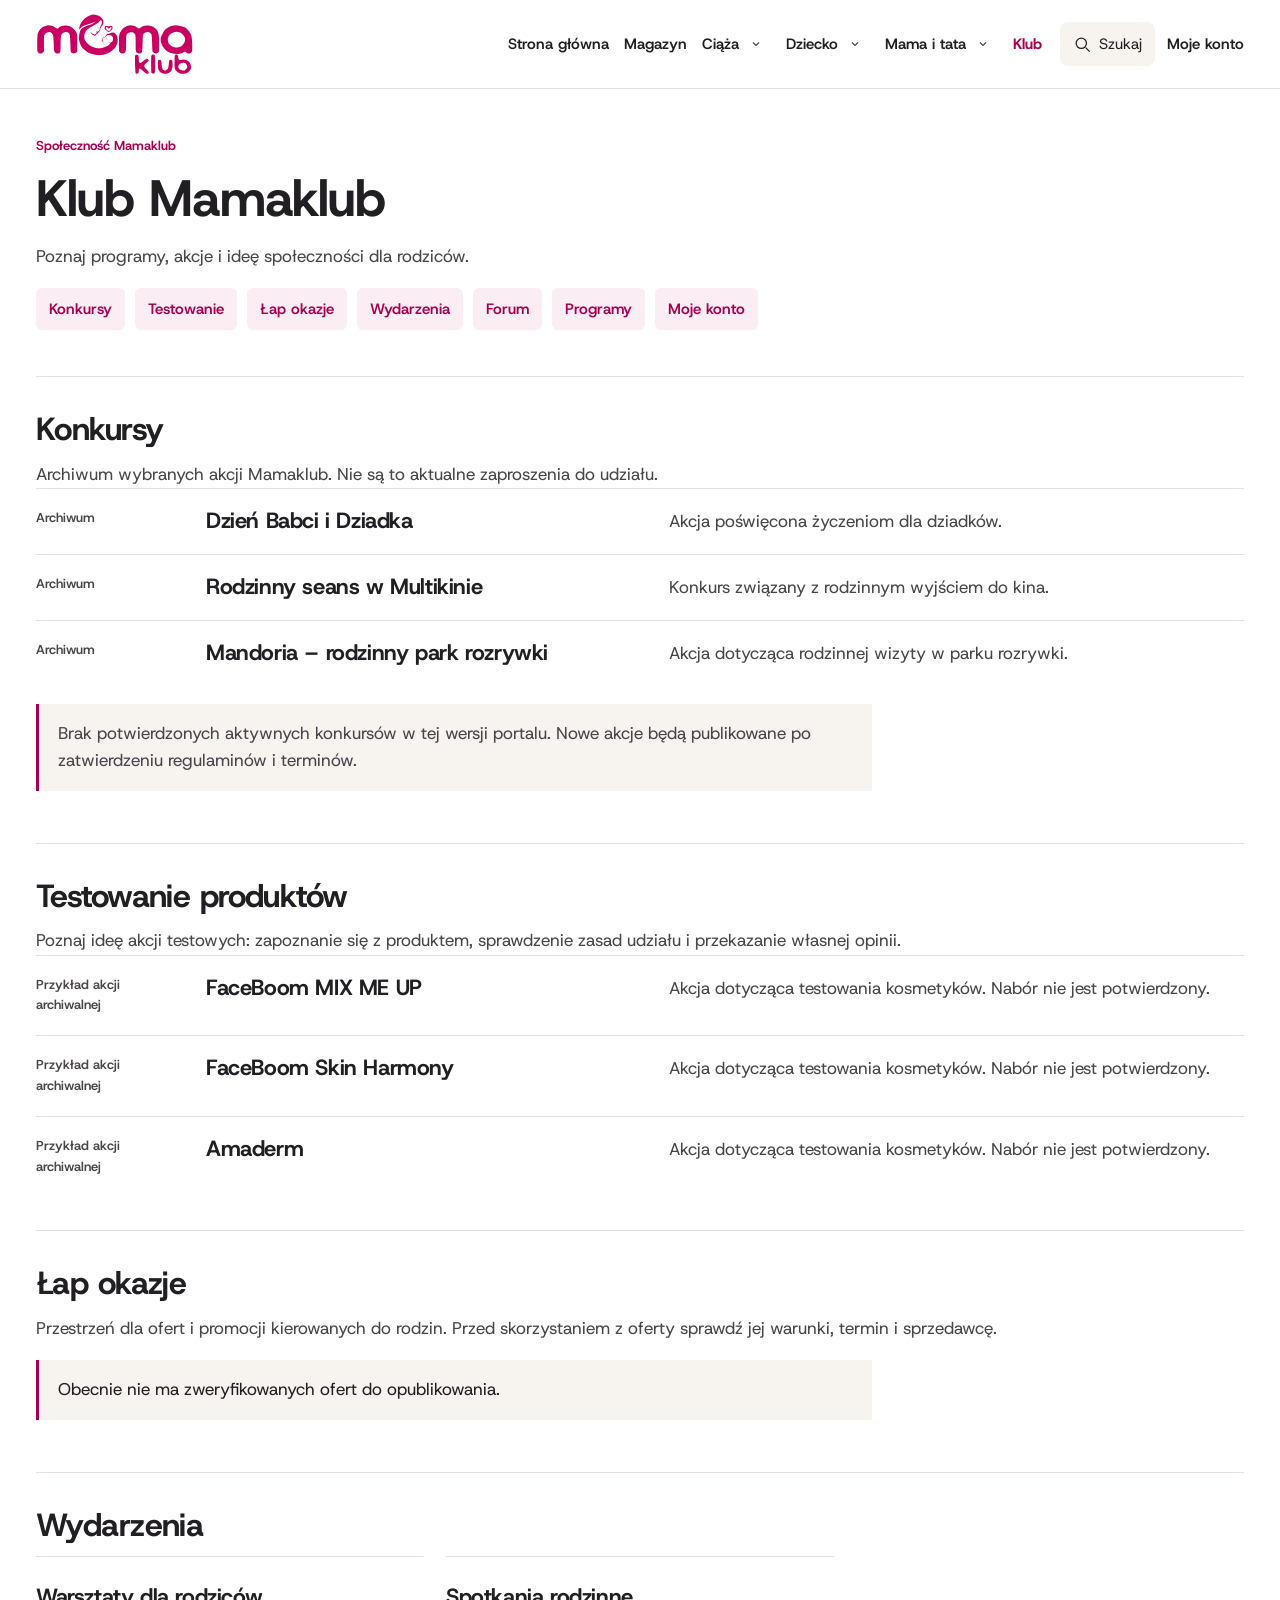
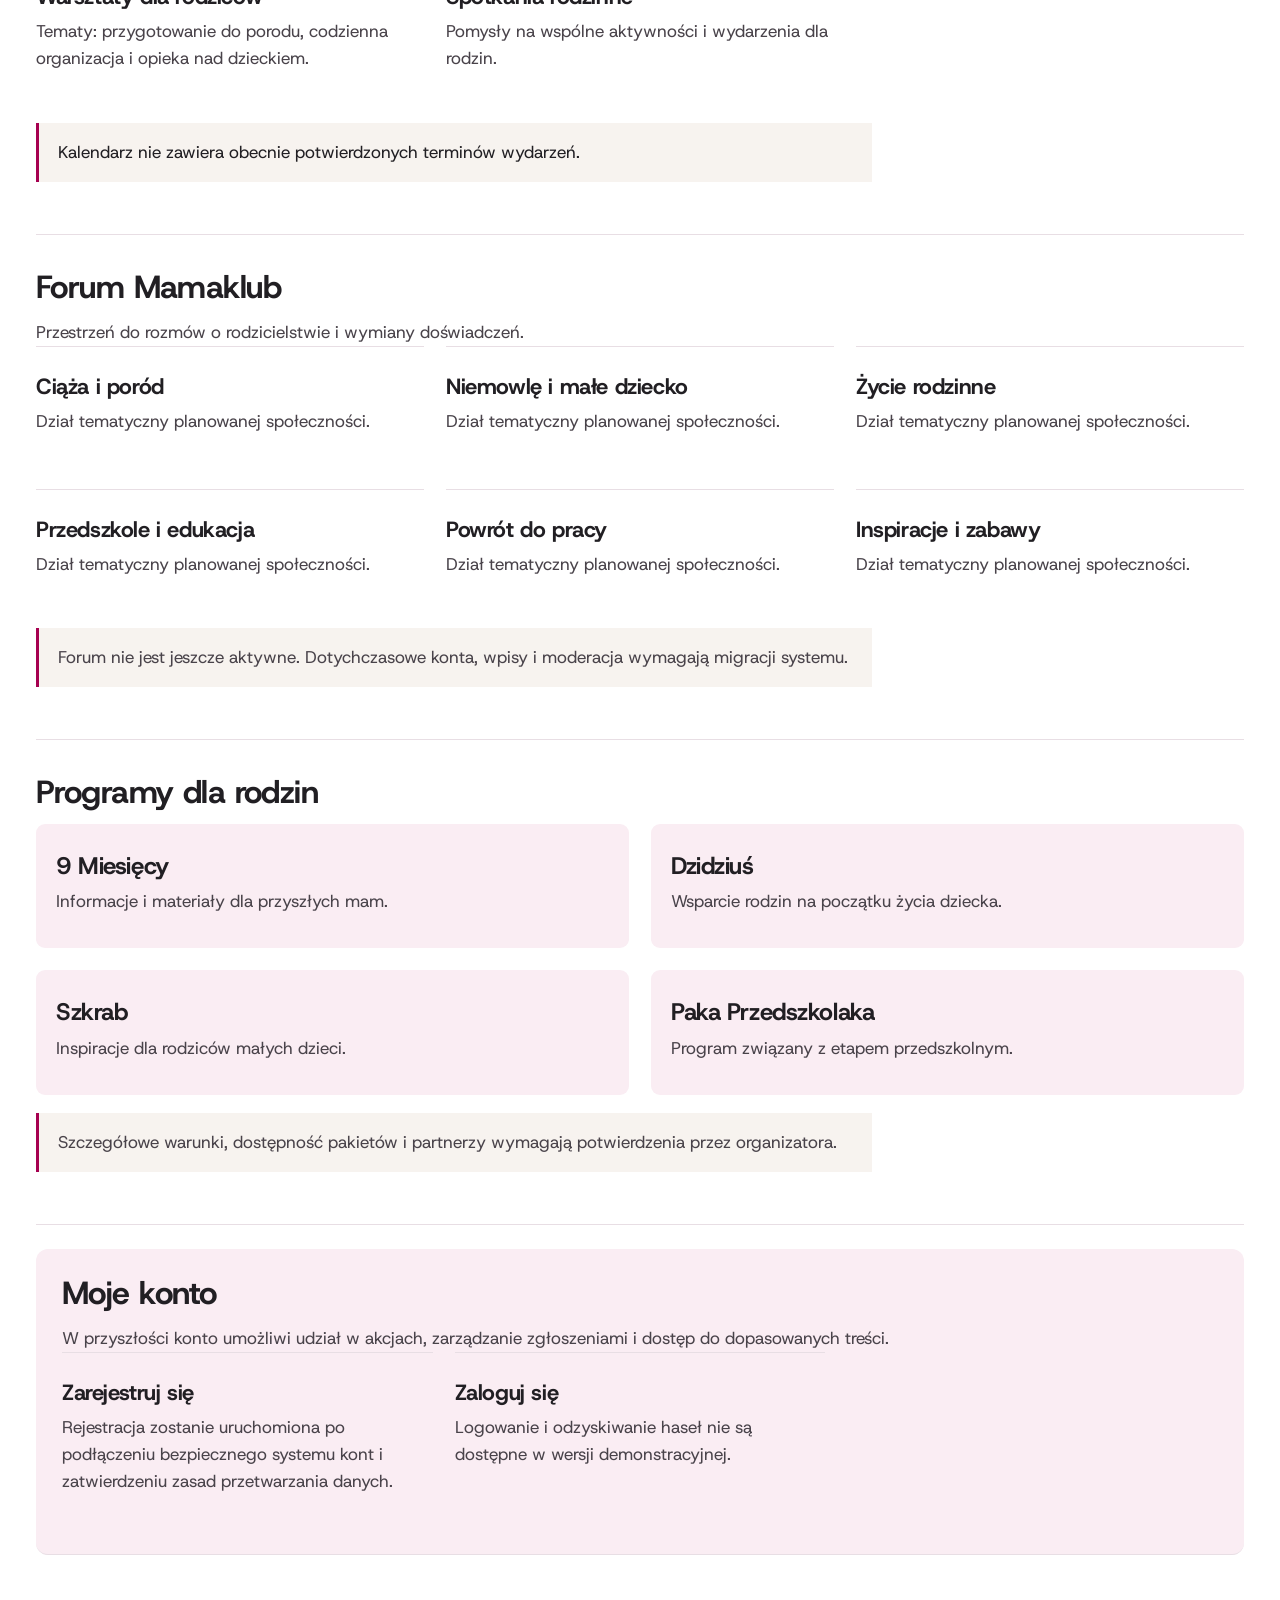
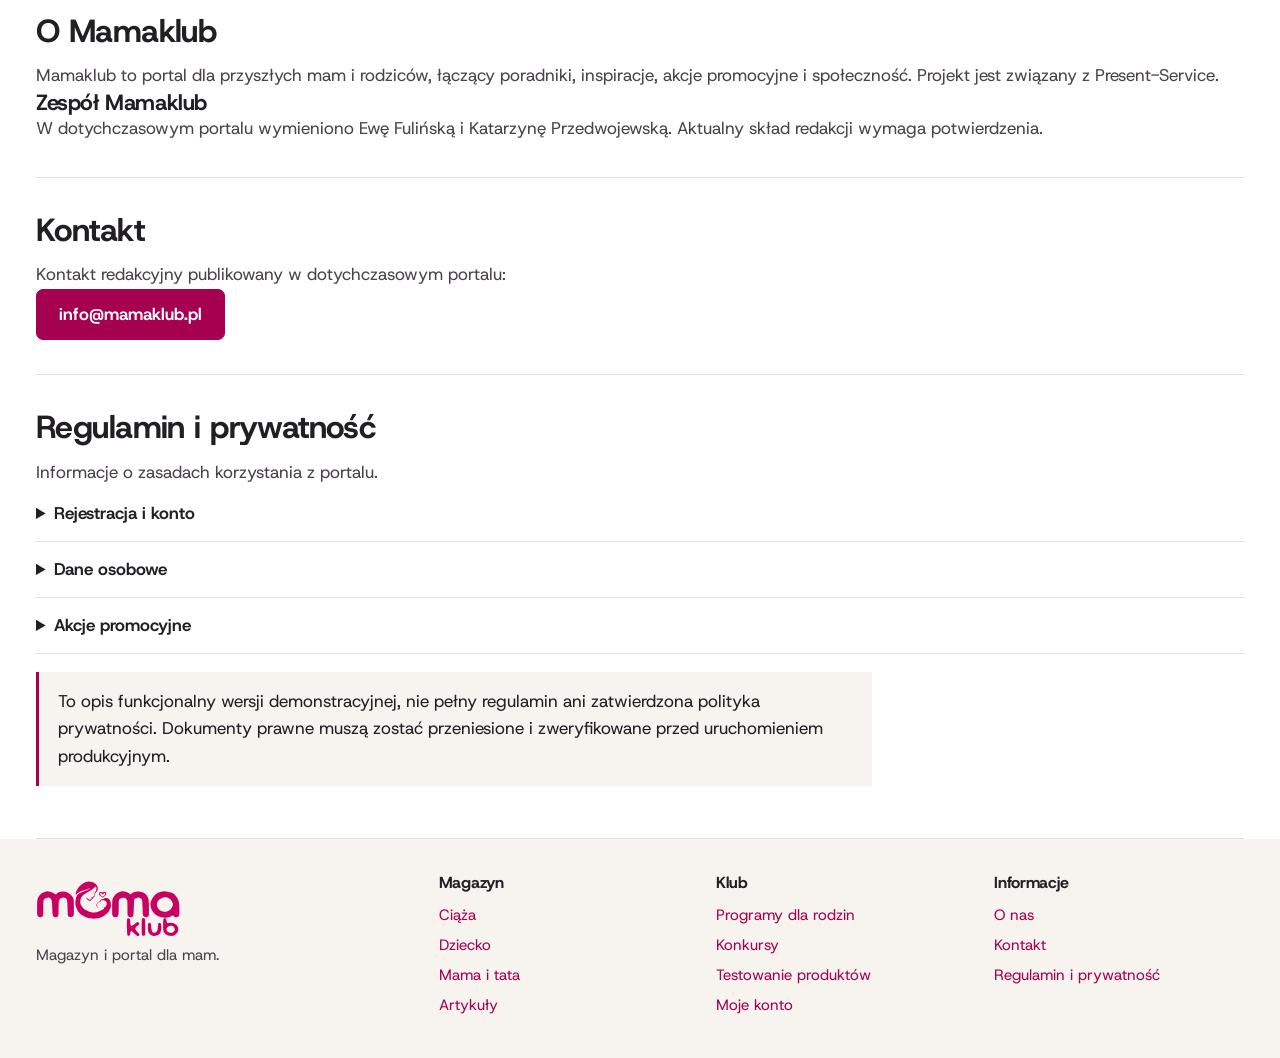
<file: klub.html>
<!doctype html><html lang="pl"><head><meta charset="utf-8"><meta name="viewport" content="width=device-width,initial-scale=1"><title>Klub i korzyści – Mamaklub</title><link rel="icon" href="assets/favicon.svg"><link rel="stylesheet" href="assets/site.css?v=approved8"><meta name="description" content="Programy rodzinne, konkursy, testowanie produktów i informacje o klubie Mamaklub."><meta property="og:type" content="website"><meta property="og:locale" content="pl_PL"><meta property="og:site_name" content="Mamaklub"><meta name="robots" content="noindex,follow"><link rel="stylesheet" href="https://fonts.googleapis.com/css2?family=Host+Grotesk:wght@400;500;600;700;800&amp;family=Manrope:wght@400;500;600;700&amp;display=swap"></head><body><a class="skip" href="#main">Przejdź do treści</a><header class="site-head"><div class="wrap mast"><a class="brand" href="index.html"><img src="assets/logo.svg" alt="Mama Klub – strona główna" width="164" height="64"></a><span class="brand-caption">Magazyn i portal dla mam</span><div class="mast-actions"><button type="button" class="search-open" data-search-open><svg viewBox="0 0 24 24" fill="none" stroke="currentColor" stroke-width="1.6" aria-hidden="true"><circle cx="10.5" cy="10.5" r="6.5"/><path d="m16 16 5 5"/></svg>Szukaj</button><a class="mast-account" href="klub.html#konto">Moje konto</a></div><button class="menu" type="button" aria-expanded="false" aria-controls="site-nav">Menu</button><nav class="site-nav" id="site-nav" aria-label="Menu główne"><a href="index.html">Strona główna</a><a href="magazyn.html">Magazyn</a><div class="nav-group"><a href="poradniki.html#ciaza">Ciąża</a><button class="nav-toggle" type="button" aria-label="Rozwiń: Ciąża" aria-expanded="false"><svg width="12" height="12" viewBox="0 0 16 16" fill="none" aria-hidden="true"><path d="m4 6 4 4 4-4" stroke="currentColor" stroke-width="1.6"/></svg></button><div class="nav-sub" hidden><a href="poradniki.html#ciaza">Trymestry i poród</a><a href="poradniki.html#kalendarz">Kalendarz ciąży</a><a href="poradniki.html#imiona">Księga imion</a><a href="magazyn.html#wyprawka">Wyprawka do szpitala</a></div></div><div class="nav-group"><a href="poradniki.html#dziecko">Dziecko</a><button class="nav-toggle" type="button" aria-label="Rozwiń: Dziecko" aria-expanded="false"><svg width="12" height="12" viewBox="0 0 16 16" fill="none" aria-hidden="true"><path d="m4 6 4 4 4-4" stroke="currentColor" stroke-width="1.6"/></svg></button><div class="nav-sub" hidden><a href="poradniki.html#niemowle">Niemowlę</a><a href="poradniki.html#male-dziecko">Małe dziecko</a><a href="poradniki.html#przedszkolak">Przedszkolak</a><a href="poradniki.html#zabawy">Gry i zabawy</a></div></div><div class="nav-group"><a href="poradniki.html#rodzina">Mama i tata</a><button class="nav-toggle" type="button" aria-label="Rozwiń: Mama i tata" aria-expanded="false"><svg width="12" height="12" viewBox="0 0 16 16" fill="none" aria-hidden="true"><path d="m4 6 4 4 4-4" stroke="currentColor" stroke-width="1.6"/></svg></button><div class="nav-sub" hidden><a href="poradniki.html#rodzina">Życie rodzinne</a><a href="poradniki.html#praca">Mama w pracy</a><a href="poradniki.html#inspiracje">Inspiracje</a></div></div><a href="klub.html" aria-current="page">Klub</a><a class="account" href="klub.html#konto">Moje konto</a></nav></div></header><main id="main" class="wrap club-page"><div class="subhero"><span class="eyebrow">Społeczność Mamaklub</span><h1>Klub Mamaklub</h1><p>Poznaj programy, akcje i ideę społeczności dla rodziców.</p><div class="jump"><a href="#konkursy">Konkursy</a><a href="#testowanie">Testowanie</a><a href="#okazje">Łap okazje</a><a href="#wydarzenia">Wydarzenia</a><a href="#forum">Forum</a><a href="#programy">Programy</a><a href="#konto">Moje konto</a></div></div><section id="konkursy"><h2>Konkursy</h2><p>Archiwum wybranych akcji Mamaklub. Nie są to aktualne zaproszenia do udziału.</p><div class="grid"><article class="tile"><span class="status">Archiwum</span><h3>Dzień Babci i Dziadka</h3><p>Akcja poświęcona życzeniom dla dziadków.</p></article><article class="tile"><span class="status">Archiwum</span><h3>Rodzinny seans w Multikinie</h3><p>Konkurs związany z rodzinnym wyjściem do kina.</p></article><article class="tile"><span class="status">Archiwum</span><h3>Mandoria – rodzinny park rozrywki</h3><p>Akcja dotycząca rodzinnej wizyty w parku rozrywki.</p></article></div><p class="note">Brak potwierdzonych aktywnych konkursów w tej wersji portalu. Nowe akcje będą publikowane po zatwierdzeniu regulaminów i terminów.</p></section><section id="testowanie"><h2>Testowanie produktów</h2><p>Poznaj ideę akcji testowych: zapoznanie się z produktem, sprawdzenie zasad udziału i przekazanie własnej opinii.</p><div class="grid"><article class="tile"><span class="status">Przykład akcji archiwalnej</span><h3>FaceBoom MIX ME UP</h3><p>Akcja dotycząca testowania kosmetyków. Nabór nie jest potwierdzony.</p></article><article class="tile"><span class="status">Przykład akcji archiwalnej</span><h3>FaceBoom Skin Harmony</h3><p>Akcja dotycząca testowania kosmetyków. Nabór nie jest potwierdzony.</p></article><article class="tile"><span class="status">Przykład akcji archiwalnej</span><h3>Amaderm</h3><p>Akcja dotycząca testowania kosmetyków. Nabór nie jest potwierdzony.</p></article></div></section><section id="okazje"><h2>Łap okazje</h2><p>Przestrzeń dla ofert i promocji kierowanych do rodzin. Przed skorzystaniem z oferty sprawdź jej warunki, termin i sprzedawcę.</p><div class="note">Obecnie nie ma zweryfikowanych ofert do opublikowania.</div></section><section id="wydarzenia"><h2>Wydarzenia</h2><div class="grid"><article class="tile"><h3>Warsztaty dla rodziców</h3><p>Tematy: przygotowanie do porodu, codzienna organizacja i opieka nad dzieckiem.</p></article><article class="tile"><h3>Spotkania rodzinne</h3><p>Pomysły na wspólne aktywności i wydarzenia dla rodzin.</p></article></div><div class="note">Kalendarz nie zawiera obecnie potwierdzonych terminów wydarzeń.</div></section><section id="forum"><h2>Forum Mamaklub</h2><p>Przestrzeń do rozmów o rodzicielstwie i wymiany doświadczeń.</p><div class="grid"><article class="tile"><h3>Ciąża i poród</h3><p>Dział tematyczny planowanej społeczności.</p></article><article class="tile"><h3>Niemowlę i małe dziecko</h3><p>Dział tematyczny planowanej społeczności.</p></article><article class="tile"><h3>Życie rodzinne</h3><p>Dział tematyczny planowanej społeczności.</p></article><article class="tile"><h3>Przedszkole i edukacja</h3><p>Dział tematyczny planowanej społeczności.</p></article><article class="tile"><h3>Powrót do pracy</h3><p>Dział tematyczny planowanej społeczności.</p></article><article class="tile"><h3>Inspiracje i zabawy</h3><p>Dział tematyczny planowanej społeczności.</p></article></div><p class="note">Forum nie jest jeszcze aktywne. Dotychczasowe konta, wpisy i moderacja wymagają migracji systemu.</p></section><section id="programy"><h2>Programy dla rodzin</h2><div class="grid"><article class="tile"><h3>9 Miesięcy</h3><p>Informacje i materiały dla przyszłych mam.</p></article><article class="tile"><h3>Dzidziuś</h3><p>Wsparcie rodzin na początku życia dziecka.</p></article><article class="tile"><h3>Szkrab</h3><p>Inspiracje dla rodziców małych dzieci.</p></article><article class="tile"><h3>Paka Przedszkolaka</h3><p>Program związany z etapem przedszkolnym.</p></article></div><p class="note">Szczegółowe warunki, dostępność pakietów i partnerzy wymagają potwierdzenia przez organizatora.</p></section><section id="konto"><h2>Moje konto</h2><p>W przyszłości konto umożliwi udział w akcjach, zarządzanie zgłoszeniami i dostęp do dopasowanych treści.</p><div class="grid"><article class="tile"><h3>Zarejestruj się</h3><p>Rejestracja zostanie uruchomiona po podłączeniu bezpiecznego systemu kont i zatwierdzeniu zasad przetwarzania danych.</p></article><article class="tile"><h3>Zaloguj się</h3><p>Logowanie i odzyskiwanie haseł nie są dostępne w wersji demonstracyjnej.</p></article></div></section><section id="onas"><h2>O Mamaklub</h2><p>Mamaklub to portal dla przyszłych mam i rodziców, łączący poradniki, inspiracje, akcje promocyjne i społeczność. Projekt jest związany z Present-Service.</p><h3>Zespół Mamaklub</h3><p>W dotychczasowym portalu wymieniono Ewę Fulińską i Katarzynę Przedwojewską. Aktualny skład redakcji wymaga potwierdzenia.</p></section><section id="kontakt"><h2>Kontakt</h2><p>Kontakt redakcyjny publikowany w dotychczasowym portalu:</p><a class="btn" href="mailto:info@mamaklub.pl">info@mamaklub.pl</a></section><section id="regulamin"><h2>Regulamin i prywatność</h2><p>Informacje o zasadach korzystania z portalu.</p><details><summary>Rejestracja i konto</summary><p>Dotychczasowy regulamin opisuje dobrowolne, bezpłatne konto oraz potwierdzenie rejestracji przez e-mail. Nowa wersja nie rejestruje użytkowników.</p></details><details><summary>Dane osobowe</summary><p>W tej wersji nie ma formularzy zbierających dane osobowe. Kalendarz i wyszukiwarki działają lokalnie w przeglądarce. Zewnętrzne obrazy na stronie głównej mogą powodować połączenia z dostawcą zdjęć.</p></details><details><summary>Akcje promocyjne</summary><p>Każda aktywna akcja wymaga zatwierdzonych zasad, terminów oraz informacji o przetwarzaniu danych.</p></details><div class="note">To opis funkcjonalny wersji demonstracyjnej, nie pełny regulamin ani zatwierdzona polityka prywatności. Dokumenty prawne muszą zostać przeniesione i zweryfikowane przed uruchomieniem produkcyjnym.</div></section></main><footer class="site-foot"><div class="wrap footgrid"><div><a class="brand" href="index.html"><img src="assets/logo.svg" alt="Mama Klub" width="145" height="57"></a><p>Magazyn i portal dla mam.</p></div><div><h3>Magazyn</h3><a href="poradniki.html#ciaza">Ciąża</a><a href="poradniki.html#dziecko">Dziecko</a><a href="poradniki.html#rodzina">Mama i tata</a><a href="magazyn.html">Artykuły</a></div><div><h3>Klub</h3><a href="klub.html#programy">Programy dla rodzin</a><a href="klub.html#konkursy">Konkursy</a><a href="klub.html#testowanie">Testowanie produktów</a><a href="klub.html#konto">Moje konto</a></div><div><h3>Informacje</h3><a href="klub.html#onas">O nas</a><a href="klub.html#kontakt">Kontakt</a><a href="klub.html#regulamin">Regulamin i prywatność</a></div></div></footer><script src="assets/navigation.js" defer></script><dialog id="global-search" class="search-dialog" aria-labelledby="search-title"><div class="search-head"><h2 id="search-title">Szukaj w Mamaklub</h2><button type="button" data-close aria-label="Zamknij wyszukiwarkę">Zamknij</button></div><label for="global-query">Szukana fraza</label><input id="global-query" type="search" placeholder="np. wyprawka, ciąża, konkurs" autocomplete="off"><p class="search-status" aria-live="polite"></p><div class="search-results"></div></dialog><script src="assets/search.js" defer></script></body></html>
</file>
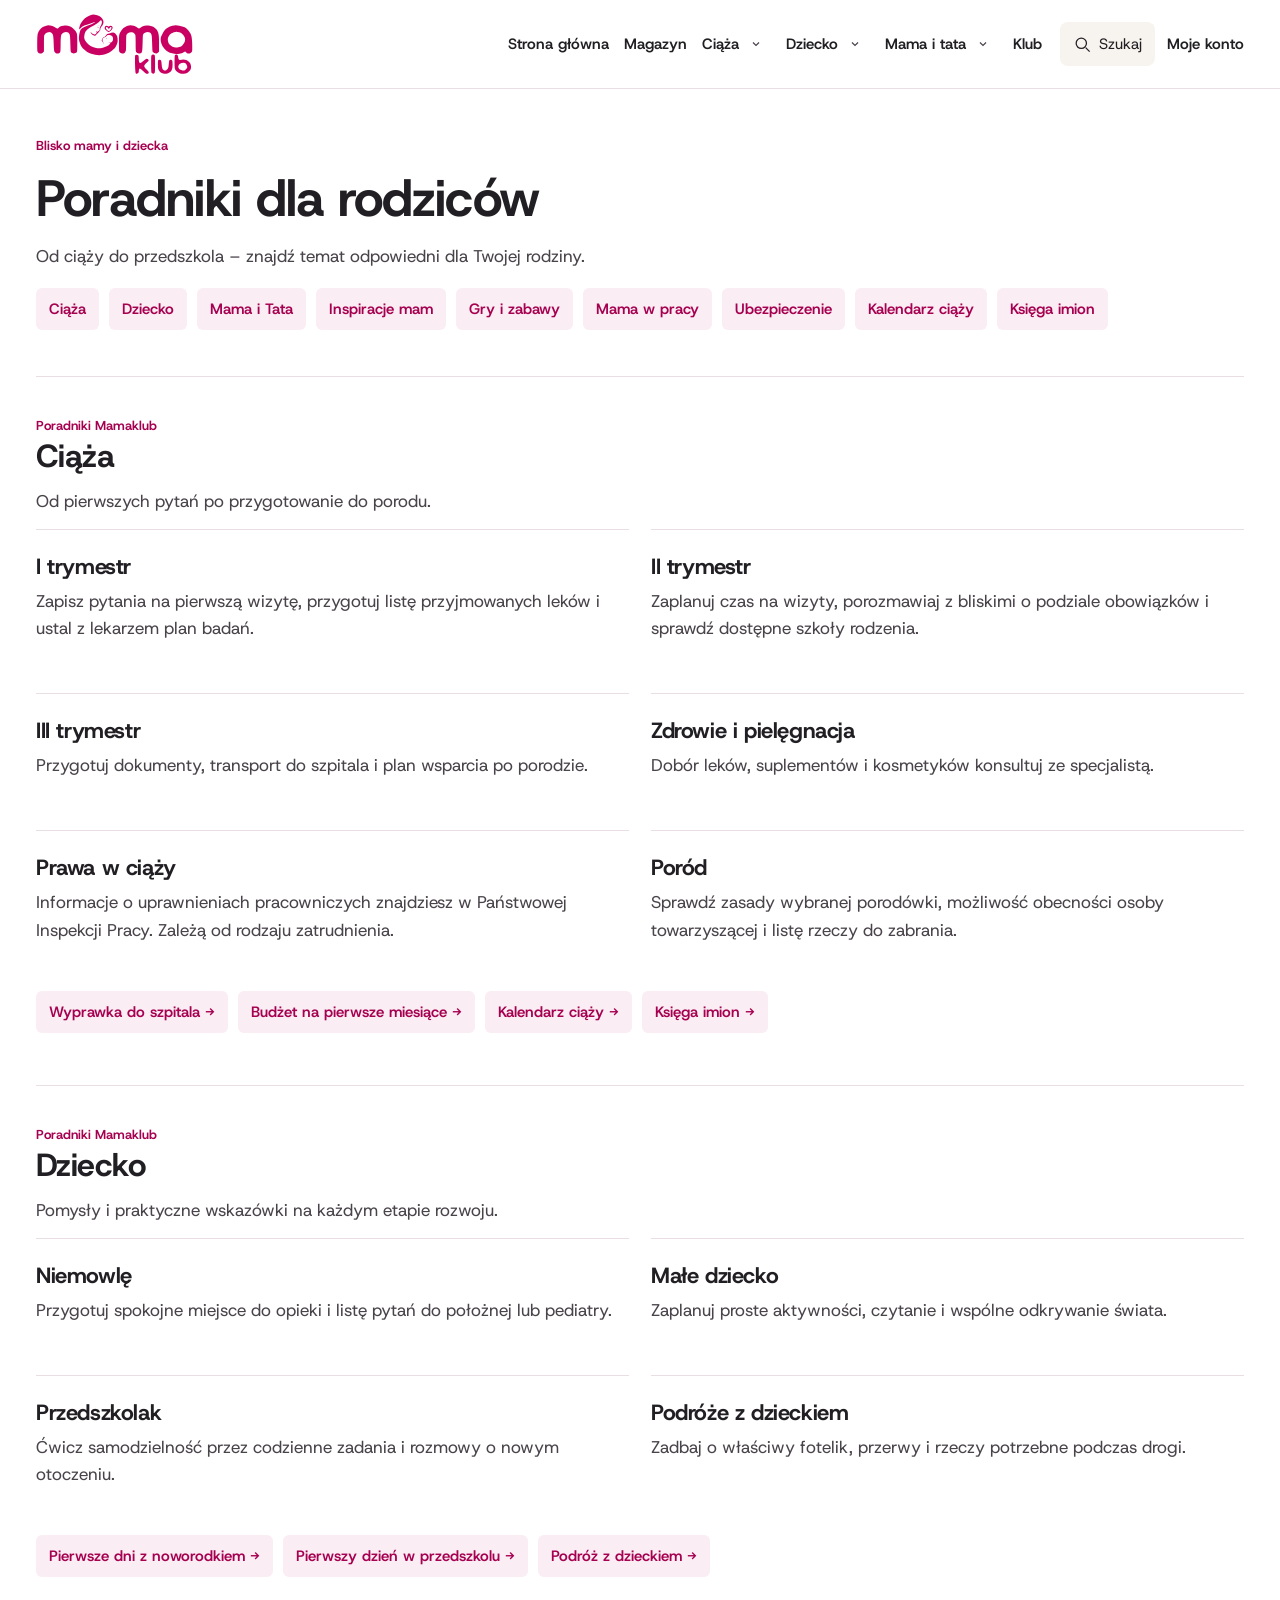
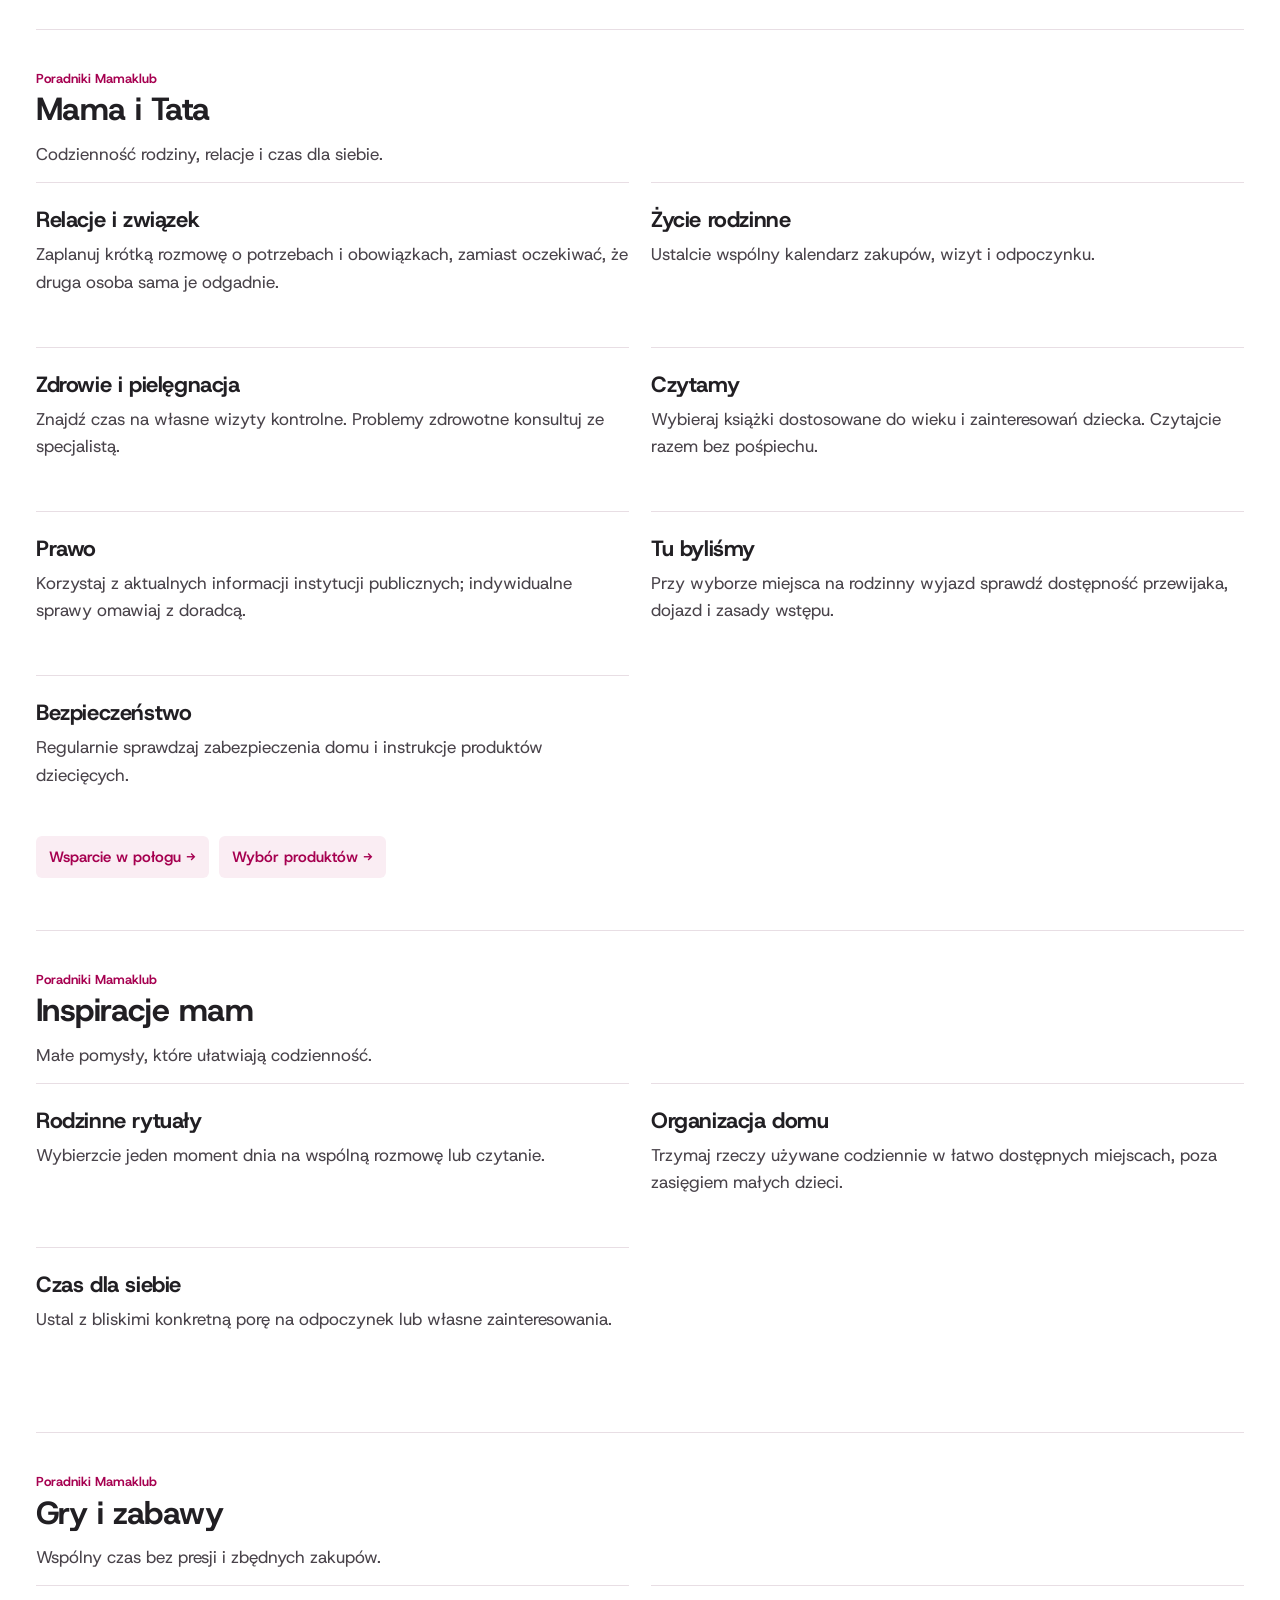
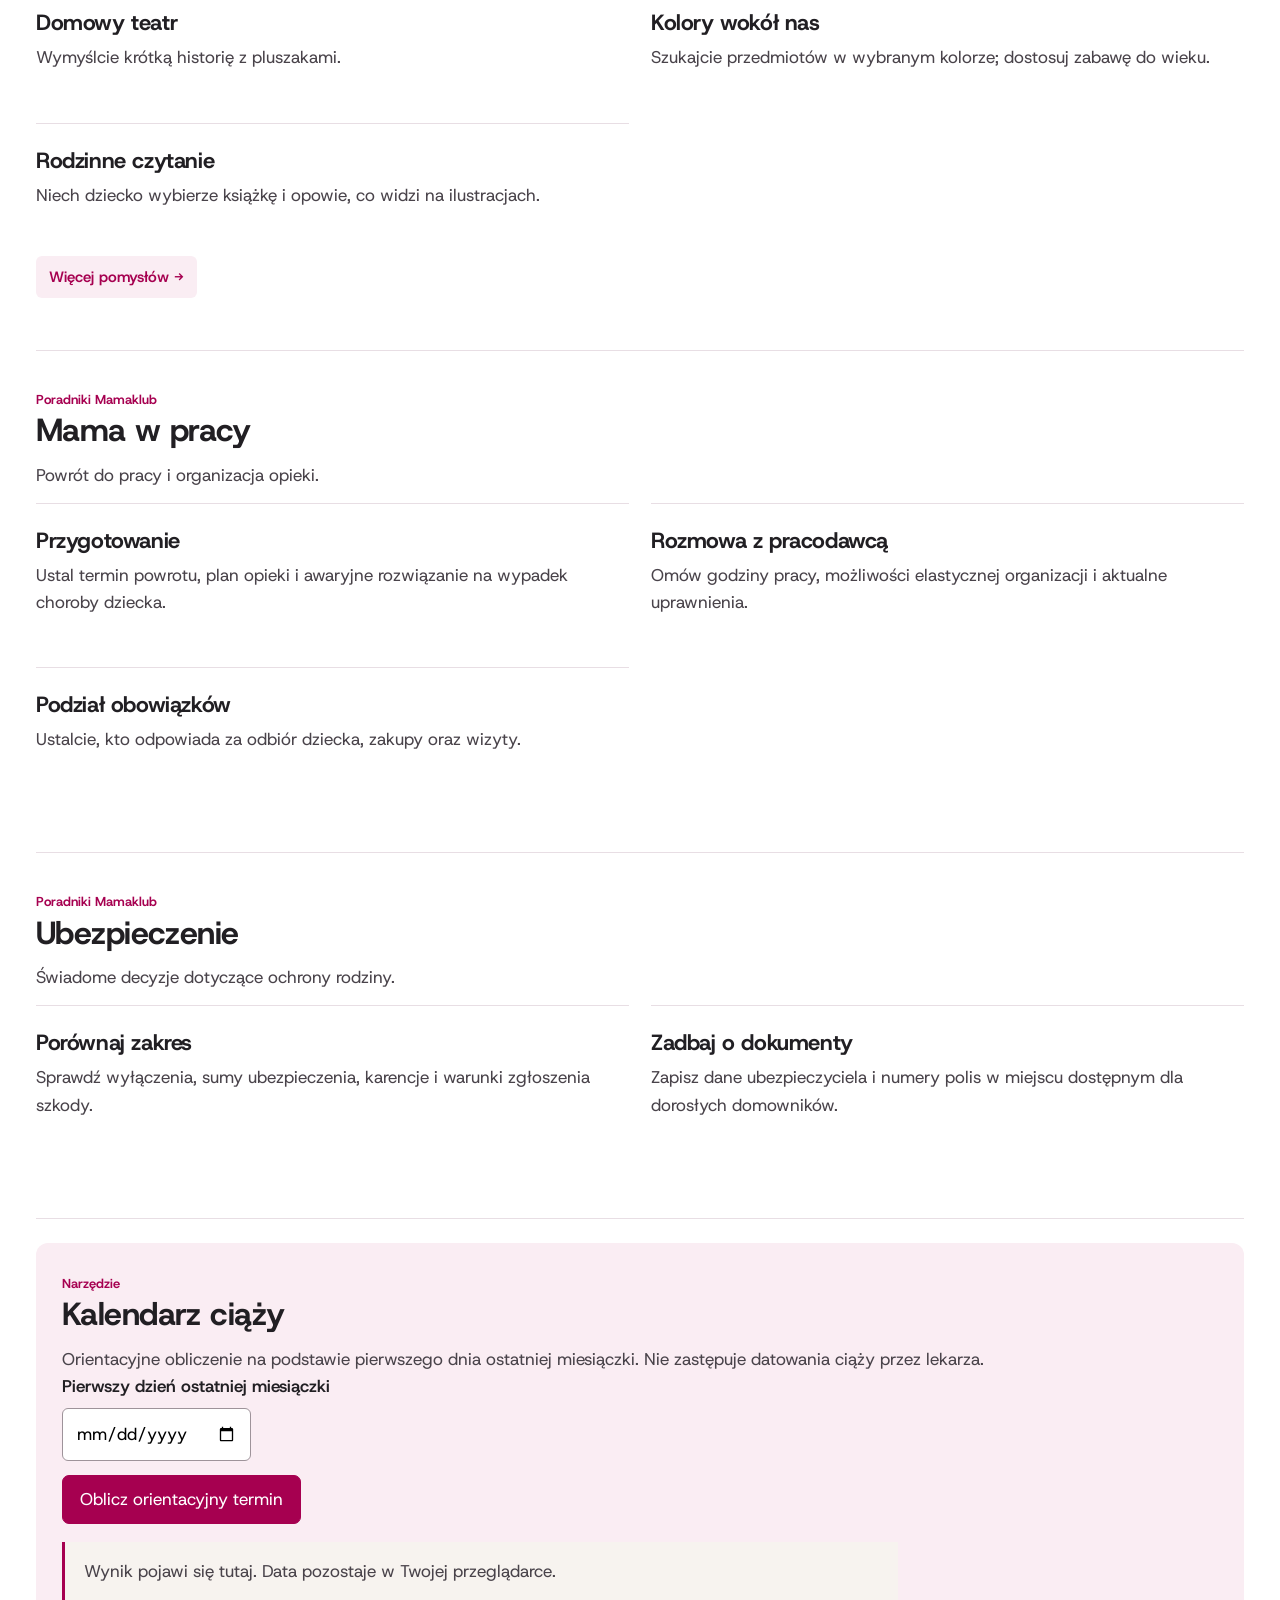
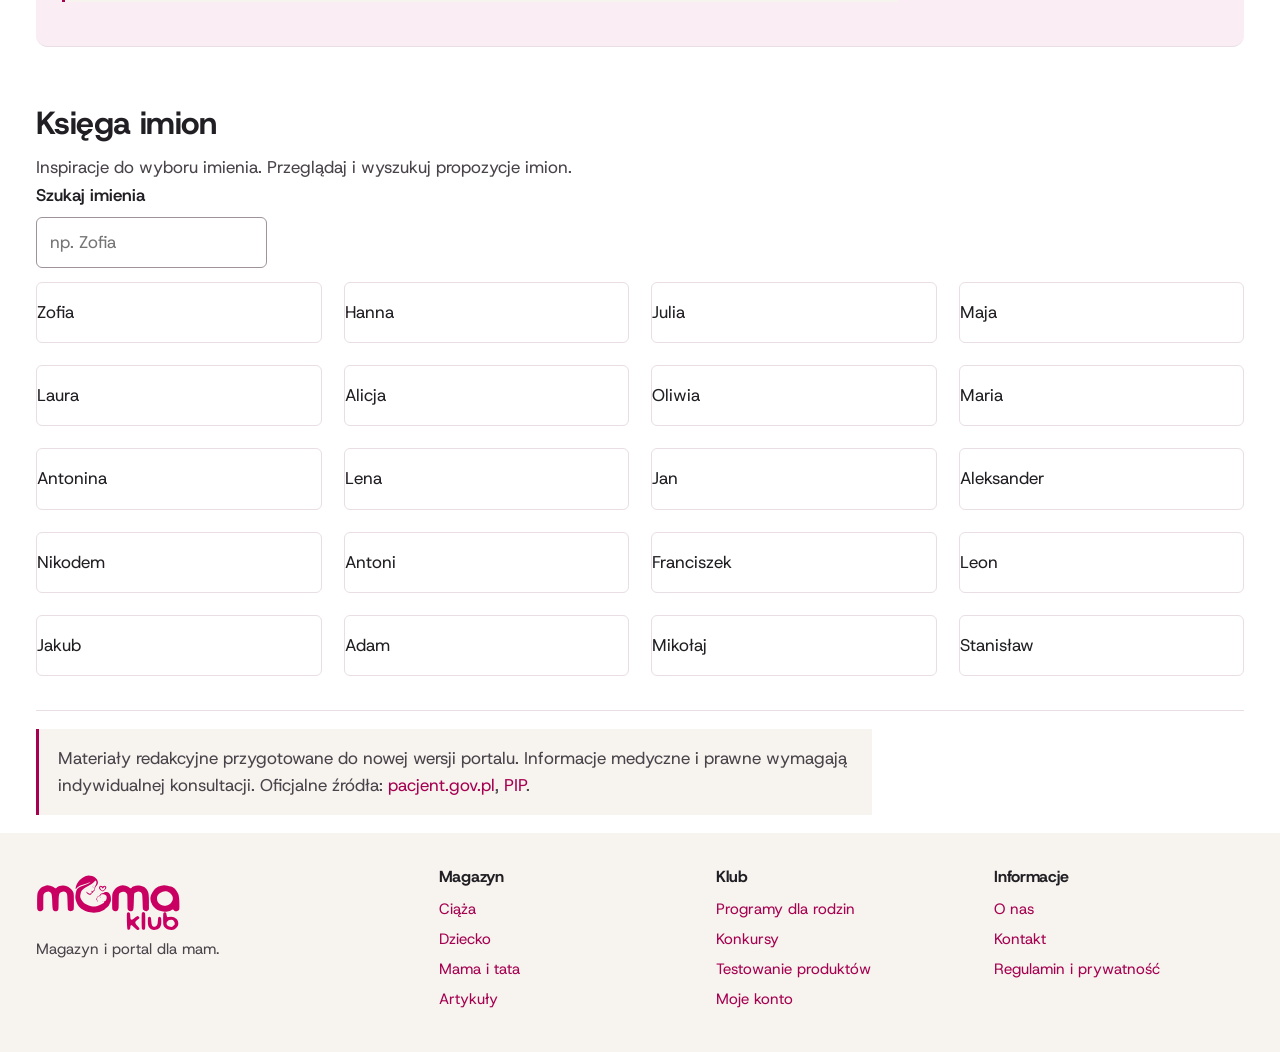
<file: poradniki.html>
<!doctype html><html lang="pl"><head><meta charset="utf-8"><meta name="viewport" content="width=device-width,initial-scale=1"><title>Poradniki – Mamaklub</title><link rel="icon" href="assets/favicon.svg"><link rel="stylesheet" href="assets/site.css?v=approved8"><meta name="description" content="Poradniki o ciąży, dzieciach i życiu rodzinnym oraz kalkulator ciąży i księga imion."><meta property="og:type" content="website"><meta property="og:locale" content="pl_PL"><meta property="og:site_name" content="Mamaklub"><meta name="robots" content="noindex,follow"><link rel="stylesheet" href="https://fonts.googleapis.com/css2?family=Host+Grotesk:wght@400;500;600;700;800&amp;family=Manrope:wght@400;500;600;700&amp;display=swap"></head><body><a class="skip" href="#main">Przejdź do treści</a><header class="site-head"><div class="wrap mast"><a class="brand" href="index.html"><img src="assets/logo.svg" alt="Mama Klub – strona główna" width="164" height="64"></a><span class="brand-caption">Magazyn i portal dla mam</span><div class="mast-actions"><button type="button" class="search-open" data-search-open><svg viewBox="0 0 24 24" fill="none" stroke="currentColor" stroke-width="1.6" aria-hidden="true"><circle cx="10.5" cy="10.5" r="6.5"/><path d="m16 16 5 5"/></svg>Szukaj</button><a class="mast-account" href="klub.html#konto">Moje konto</a></div><button class="menu" type="button" aria-expanded="false" aria-controls="site-nav">Menu</button><nav class="site-nav" id="site-nav" aria-label="Menu główne"><a href="index.html">Strona główna</a><a href="magazyn.html">Magazyn</a><div class="nav-group"><a href="poradniki.html#ciaza">Ciąża</a><button class="nav-toggle" type="button" aria-label="Rozwiń: Ciąża" aria-expanded="false"><svg width="12" height="12" viewBox="0 0 16 16" fill="none" aria-hidden="true"><path d="m4 6 4 4 4-4" stroke="currentColor" stroke-width="1.6"/></svg></button><div class="nav-sub" hidden><a href="poradniki.html#ciaza">Trymestry i poród</a><a href="poradniki.html#kalendarz">Kalendarz ciąży</a><a href="poradniki.html#imiona">Księga imion</a><a href="magazyn.html#wyprawka">Wyprawka do szpitala</a></div></div><div class="nav-group"><a href="poradniki.html#dziecko">Dziecko</a><button class="nav-toggle" type="button" aria-label="Rozwiń: Dziecko" aria-expanded="false"><svg width="12" height="12" viewBox="0 0 16 16" fill="none" aria-hidden="true"><path d="m4 6 4 4 4-4" stroke="currentColor" stroke-width="1.6"/></svg></button><div class="nav-sub" hidden><a href="poradniki.html#niemowle">Niemowlę</a><a href="poradniki.html#male-dziecko">Małe dziecko</a><a href="poradniki.html#przedszkolak">Przedszkolak</a><a href="poradniki.html#zabawy">Gry i zabawy</a></div></div><div class="nav-group"><a href="poradniki.html#rodzina">Mama i tata</a><button class="nav-toggle" type="button" aria-label="Rozwiń: Mama i tata" aria-expanded="false"><svg width="12" height="12" viewBox="0 0 16 16" fill="none" aria-hidden="true"><path d="m4 6 4 4 4-4" stroke="currentColor" stroke-width="1.6"/></svg></button><div class="nav-sub" hidden><a href="poradniki.html#rodzina">Życie rodzinne</a><a href="poradniki.html#praca">Mama w pracy</a><a href="poradniki.html#inspiracje">Inspiracje</a></div></div><a href="klub.html">Klub</a><a class="account" href="klub.html#konto">Moje konto</a></nav></div></header><main id="main" class="wrap guide-page"><div class="subhero"><span class="eyebrow">Blisko mamy i dziecka</span><h1>Poradniki dla rodziców</h1><p>Od ciąży do przedszkola – znajdź temat odpowiedni dla Twojej rodziny.</p><div class="jump"><a href="#ciaza">Ciąża</a><a href="#dziecko">Dziecko</a><a href="#rodzina">Mama i Tata</a><a href="#inspiracje">Inspiracje mam</a><a href="#zabawy">Gry i zabawy</a><a href="#praca">Mama w pracy</a><a href="#ubezpieczenie">Ubezpieczenie</a><a href="#kalendarz">Kalendarz ciąży</a><a href="#imiona">Księga imion</a></div></div><section id="ciaza"><span class="eyebrow">Poradniki Mamaklub</span><h2>Ciąża</h2><p class="lead">Od pierwszych pytań po przygotowanie do porodu.</p><div class="grid"><article class="tile"><h3>I trymestr</h3><p>Zapisz pytania na pierwszą wizytę, przygotuj listę przyjmowanych leków i ustal z lekarzem plan badań.</p></article><article class="tile"><h3>II trymestr</h3><p>Zaplanuj czas na wizyty, porozmawiaj z bliskimi o podziale obowiązków i sprawdź dostępne szkoły rodzenia.</p></article><article class="tile"><h3>III trymestr</h3><p>Przygotuj dokumenty, transport do szpitala i plan wsparcia po porodzie.</p></article><article class="tile"><h3>Zdrowie i pielęgnacja</h3><p>Dobór leków, suplementów i kosmetyków konsultuj ze specjalistą.</p></article><article class="tile"><h3>Prawa w ciąży</h3><p>Informacje o uprawnieniach pracowniczych znajdziesz w Państwowej Inspekcji Pracy. Zależą od rodzaju zatrudnienia.</p></article><article class="tile"><h3>Poród</h3><p>Sprawdź zasady wybranej porodówki, możliwość obecności osoby towarzyszącej i listę rzeczy do zabrania.</p></article></div><div class="links"><a href="magazyn.html#wyprawka">Wyprawka do szpitala →</a><a href="magazyn.html#budzet">Budżet na pierwsze miesiące →</a><a href="#kalendarz">Kalendarz ciąży →</a><a href="#imiona">Księga imion →</a></div></section><section id="dziecko"><span class="eyebrow">Poradniki Mamaklub</span><h2>Dziecko</h2><p class="lead">Pomysły i praktyczne wskazówki na każdym etapie rozwoju.</p><div class="grid"><article class="tile"><h3 id="niemowle">Niemowlę</h3><p>Przygotuj spokojne miejsce do opieki i listę pytań do położnej lub pediatry.</p></article><article class="tile"><h3 id="male-dziecko">Małe dziecko</h3><p>Zaplanuj proste aktywności, czytanie i wspólne odkrywanie świata.</p></article><article class="tile"><h3 id="przedszkolak">Przedszkolak</h3><p>Ćwicz samodzielność przez codzienne zadania i rozmowy o nowym otoczeniu.</p></article><article class="tile"><h3>Podróże z dzieckiem</h3><p>Zadbaj o właściwy fotelik, przerwy i rzeczy potrzebne podczas drogi.</p></article></div><div class="links"><a href="magazyn.html#pierwsze-dni">Pierwsze dni z noworodkiem →</a><a href="magazyn.html#przedszkole">Pierwszy dzień w przedszkolu →</a><a href="magazyn.html#podroz">Podróż z dzieckiem →</a></div></section><section id="rodzina"><span class="eyebrow">Poradniki Mamaklub</span><h2>Mama i Tata</h2><p class="lead">Codzienność rodziny, relacje i czas dla siebie.</p><div class="grid"><article class="tile"><h3>Relacje i związek</h3><p>Zaplanuj krótką rozmowę o potrzebach i obowiązkach, zamiast oczekiwać, że druga osoba sama je odgadnie.</p></article><article class="tile"><h3>Życie rodzinne</h3><p>Ustalcie wspólny kalendarz zakupów, wizyt i odpoczynku.</p></article><article class="tile"><h3>Zdrowie i pielęgnacja</h3><p>Znajdź czas na własne wizyty kontrolne. Problemy zdrowotne konsultuj ze specjalistą.</p></article><article class="tile"><h3>Czytamy</h3><p>Wybieraj książki dostosowane do wieku i zainteresowań dziecka. Czytajcie razem bez pośpiechu.</p></article><article class="tile"><h3>Prawo</h3><p>Korzystaj z aktualnych informacji instytucji publicznych; indywidualne sprawy omawiaj z doradcą.</p></article><article class="tile"><h3>Tu byliśmy</h3><p>Przy wyborze miejsca na rodzinny wyjazd sprawdź dostępność przewijaka, dojazd i zasady wstępu.</p></article><article class="tile"><h3>Bezpieczeństwo</h3><p>Regularnie sprawdzaj zabezpieczenia domu i instrukcje produktów dziecięcych.</p></article></div><div class="links"><a href="magazyn.html#polog">Wsparcie w połogu →</a><a href="magazyn.html#zakupy">Wybór produktów →</a></div></section><section id="inspiracje"><span class="eyebrow">Poradniki Mamaklub</span><h2>Inspiracje mam</h2><p class="lead">Małe pomysły, które ułatwiają codzienność.</p><div class="grid"><article class="tile"><h3>Rodzinne rytuały</h3><p>Wybierzcie jeden moment dnia na wspólną rozmowę lub czytanie.</p></article><article class="tile"><h3>Organizacja domu</h3><p>Trzymaj rzeczy używane codziennie w łatwo dostępnych miejscach, poza zasięgiem małych dzieci.</p></article><article class="tile"><h3>Czas dla siebie</h3><p>Ustal z bliskimi konkretną porę na odpoczynek lub własne zainteresowania.</p></article></div><div class="links"></div></section><section id="zabawy"><span class="eyebrow">Poradniki Mamaklub</span><h2>Gry i zabawy</h2><p class="lead">Wspólny czas bez presji i zbędnych zakupów.</p><div class="grid"><article class="tile"><h3>Domowy teatr</h3><p>Wymyślcie krótką historię z pluszakami.</p></article><article class="tile"><h3>Kolory wokół nas</h3><p>Szukajcie przedmiotów w wybranym kolorze; dostosuj zabawę do wieku.</p></article><article class="tile"><h3>Rodzinne czytanie</h3><p>Niech dziecko wybierze książkę i opowie, co widzi na ilustracjach.</p></article></div><div class="links"><a href="magazyn.html#zabawy">Więcej pomysłów →</a></div></section><section id="praca"><span class="eyebrow">Poradniki Mamaklub</span><h2>Mama w pracy</h2><p class="lead">Powrót do pracy i organizacja opieki.</p><div class="grid"><article class="tile"><h3>Przygotowanie</h3><p>Ustal termin powrotu, plan opieki i awaryjne rozwiązanie na wypadek choroby dziecka.</p></article><article class="tile"><h3>Rozmowa z pracodawcą</h3><p>Omów godziny pracy, możliwości elastycznej organizacji i aktualne uprawnienia.</p></article><article class="tile"><h3>Podział obowiązków</h3><p>Ustalcie, kto odpowiada za odbiór dziecka, zakupy oraz wizyty.</p></article></div><div class="links"></div></section><section id="ubezpieczenie"><span class="eyebrow">Poradniki Mamaklub</span><h2>Ubezpieczenie</h2><p class="lead">Świadome decyzje dotyczące ochrony rodziny.</p><div class="grid"><article class="tile"><h3>Porównaj zakres</h3><p>Sprawdź wyłączenia, sumy ubezpieczenia, karencje i warunki zgłoszenia szkody.</p></article><article class="tile"><h3>Zadbaj o dokumenty</h3><p>Zapisz dane ubezpieczyciela i numery polis w miejscu dostępnym dla dorosłych domowników.</p></article></div><div class="links"></div></section><section id="kalendarz"><span class="eyebrow">Narzędzie</span><h2>Kalendarz ciąży</h2><p>Orientacyjne obliczenie na podstawie pierwszego dnia ostatniej miesiączki. Nie zastępuje datowania ciąży przez lekarza.</p><form id="calendar"><label for="lmp">Pierwszy dzień ostatniej miesiączki</label><input id="lmp" type="date" required><button>Oblicz orientacyjny termin</button></form><p class="note" id="result" aria-live="polite">Wynik pojawi się tutaj. Data pozostaje w Twojej przeglądarce.</p></section><section id="imiona"><h2>Księga imion</h2><p>Inspiracje do wyboru imienia. Przeglądaj i wyszukuj propozycje imion.</p><label for="nameSearch">Szukaj imienia</label><input id="nameSearch" type="search" placeholder="np. Zofia"><div class="grid" id="names"><div class="tile name">Zofia</div><div class="tile name">Hanna</div><div class="tile name">Julia</div><div class="tile name">Maja</div><div class="tile name">Laura</div><div class="tile name">Alicja</div><div class="tile name">Oliwia</div><div class="tile name">Maria</div><div class="tile name">Antonina</div><div class="tile name">Lena</div><div class="tile name">Jan</div><div class="tile name">Aleksander</div><div class="tile name">Nikodem</div><div class="tile name">Antoni</div><div class="tile name">Franciszek</div><div class="tile name">Leon</div><div class="tile name">Jakub</div><div class="tile name">Adam</div><div class="tile name">Mikołaj</div><div class="tile name">Stanisław</div></div></section><p class="note">Materiały redakcyjne przygotowane do nowej wersji portalu. Informacje medyczne i prawne wymagają indywidualnej konsultacji. Oficjalne źródła: <a href="https://pacjent.gov.pl/">pacjent.gov.pl</a>, <a href="https://www.pip.gov.pl/">PIP</a>.</p></main><footer class="site-foot"><div class="wrap footgrid"><div><a class="brand" href="index.html"><img src="assets/logo.svg" alt="Mama Klub" width="145" height="57"></a><p>Magazyn i portal dla mam.</p></div><div><h3>Magazyn</h3><a href="poradniki.html#ciaza">Ciąża</a><a href="poradniki.html#dziecko">Dziecko</a><a href="poradniki.html#rodzina">Mama i tata</a><a href="magazyn.html">Artykuły</a></div><div><h3>Klub</h3><a href="klub.html#programy">Programy dla rodzin</a><a href="klub.html#konkursy">Konkursy</a><a href="klub.html#testowanie">Testowanie produktów</a><a href="klub.html#konto">Moje konto</a></div><div><h3>Informacje</h3><a href="klub.html#onas">O nas</a><a href="klub.html#kontakt">Kontakt</a><a href="klub.html#regulamin">Regulamin i prywatność</a></div></div></footer><script>document.querySelector('#calendar').addEventListener('submit',e=>{e.preventDefault();const d=new Date(document.querySelector('#lmp').value+'T12:00:00'),now=new Date();const days=Math.floor((now-d)/86400000),out=document.querySelector('#result');if(!Number.isFinite(days)||days<0||days>294){out.textContent='Sprawdź datę – musi być w przeszłości i odpowiadać aktualnej ciąży.';return}const due=new Date(d);due.setDate(due.getDate()+280);out.textContent='Orientacyjny wiek ciąży: '+Math.floor(days/7)+' tygodni i '+days%7+' dni. Przewidywany termin porodu: '+due.toLocaleDateString('pl-PL')+'. Potwierdź termin z lekarzem.'});document.querySelector('#nameSearch').addEventListener('input',e=>document.querySelectorAll('.name').forEach(n=>n.hidden=!n.textContent.toLocaleLowerCase('pl').includes(e.target.value.toLocaleLowerCase('pl'))));</script><script src="assets/navigation.js" defer></script><dialog id="global-search" class="search-dialog" aria-labelledby="search-title"><div class="search-head"><h2 id="search-title">Szukaj w Mamaklub</h2><button type="button" data-close aria-label="Zamknij wyszukiwarkę">Zamknij</button></div><label for="global-query">Szukana fraza</label><input id="global-query" type="search" placeholder="np. wyprawka, ciąża, konkurs" autocomplete="off"><p class="search-status" aria-live="polite"></p><div class="search-results"></div></dialog><script src="assets/search.js" defer></script></body></html>
</file>
<file: assets/site.css>
:root{--brand:#C90061;--rose:#A60050;--deep:#870044;--ink:#211F23;--muted:#49434A;--pink:#FAEDF3;--cream:#F7F3EF;--line:#E8DEE4;--white:#fff}*{box-sizing:border-box}html{scroll-behavior:smooth}body{margin:0;color:var(--ink);background:white;font:17px/1.6 "Host Grotesk",Manrope,Arial,sans-serif}a{color:var(--rose);text-decoration:none}a:hover{text-decoration:underline;text-underline-offset:4px}a:focus-visible,button:focus-visible,input:focus-visible,summary:focus-visible{outline:3px solid var(--brand);outline-offset:4px}h1,h2,h3,p{margin:0}h1,h2,h3{line-height:1.18;letter-spacing:-.018em;font-weight:700}h1{font-size:clamp(32px,4vw,52px)}h2{font-size:clamp(25px,2.5vw,34px)}h3{font-size:22px}p{color:var(--muted)}img{display:block;max-width:100%;height:auto}.wrap{max-width:1440px;padding-inline:36px;margin:auto}.skip{position:absolute;top:-100px;left:12px;z-index:9;background:white;padding:12px}.skip:focus{top:10px}.site-head{border-bottom:1px solid var(--line)}.mast{min-height:88px;display:flex;align-items:center;gap:18px}.brand-caption{font-size:15px;font-weight:500;white-space:nowrap;color:var(--muted)}.brand{flex-shrink:0}.brand img{width:158px;height:auto}.mast-meta{display:none}.site-nav{display:flex;align-items:center;gap:15px;margin-left:auto;flex-wrap:wrap}.site-nav a{font-size:15px;font-weight:600;color:var(--ink);white-space:nowrap}.site-nav a[aria-current]{color:var(--rose);font-weight:700}.mast-actions{display:flex;gap:12px;align-items:center;order:3}.mast-account{font-size:15px;font-weight:600;color:var(--ink);white-space:nowrap}.search-open,.menu{display:inline-flex;align-items:center;gap:7px;background:var(--cream);border:0;color:var(--ink);font-size:15px;padding:10px 13px;min-height:44px;border-radius:8px}.search-open svg{width:19px;height:19px}.menu,.site-nav .account{display:none}button{font:inherit;cursor:pointer}button,.btn{border-radius:7px}.btn{display:inline-flex;align-items:center;justify-content:center;gap:24px;min-height:46px;padding:11px 22px;font-weight:650;font-size:17px;background:var(--rose);color:white;border:1px solid var(--rose)}.btn:hover{background:var(--deep);text-decoration:none}.btn.light{color:var(--rose);background:white;border-color:white}.category,.eyebrow{font-size:13px;font-weight:650;color:var(--rose)}.more{font-size:15px;font-weight:650}.home .hero{display:grid;grid-template-columns:41% 59%;background:var(--pink);overflow:hidden;border-radius:16px;margin-top:22px;min-height:410px}.hero-copy{padding:clamp(24px,3.7vw,54px);align-self:center}.hero-copy h1{overflow-wrap:normal;margin:16px 0;line-height:1.07;letter-spacing:-.022em}.hero-copy h1 span{color:var(--rose)}.hero-copy p{font-size:19px;line-height:1.5;margin:0 0 24px;max-width:39ch}.hero-photo{position:relative;min-height:410px;overflow:hidden}.hero-photo img{position:absolute;width:100%;height:100%;object-fit:cover;object-position:center 42%;inset:0}.stages{display:grid;grid-template-columns:repeat(5,minmax(0,1fr));gap:15px;margin:26px 0 42px}.stages a{display:flex;align-items:center;justify-content:center;gap:12px;min-height:76px;padding:14px 10px;border-radius:9px;background:#fcf5f8;color:var(--ink);font-size:16px}.stages svg{width:38px;height:38px;color:var(--brand);flex-shrink:0}.section-heading{display:flex;align-items:baseline;justify-content:space-between;gap:15px;margin-bottom:21px}.home-editorial{display:grid;grid-template-columns:minmax(0,3fr) minmax(250px,1fr);gap:24px;align-items:stretch}.home-stories{display:grid;grid-template-columns:repeat(3,minmax(0,1fr));gap:18px}.home-stories article{border:1px solid var(--line);border-radius:11px;overflow:hidden}.article-photo{display:block;aspect-ratio:1.65;overflow:hidden}.article-photo img{width:100%;height:100%;object-fit:cover}.article-info{padding:14px 15px 18px}.article-info h3{font-size:20px;margin-top:7px;line-height:1.35}.article-info h3 a{color:var(--ink)}.club-promo{background:var(--rose);color:white;border-radius:13px;padding:28px;display:flex;flex-direction:column;align-items:flex-start;justify-content:center}.club-promo img{filter:brightness(0) invert(1);width:126px;margin-bottom:22px}.club-promo h2{font-size:34px;line-height:1.15;max-width:10ch}.club-promo p{color:white;margin:15px 0 22px;font-size:16px}.tools-section,.program-section{padding:42px 0 10px}.tools-links{display:grid;grid-template-columns:repeat(3,1fr);gap:0 28px}.tools-links a{display:flex;justify-content:space-between;border-bottom:1px solid var(--line);padding:15px 0;color:var(--ink);font-weight:600}.tools-links span{color:var(--rose)}.program-section{padding-bottom:48px}.program-links{display:grid;grid-template-columns:repeat(4,1fr);gap:20px}.program-links a{border-top:2px solid var(--line);padding:14px 0;color:var(--ink)}.program-links small{display:block;color:var(--muted)}.site-foot{background:var(--cream);padding:35px 0}.footgrid{display:grid;grid-template-columns:1.5fr 1fr 1fr 1fr;gap:28px}.footgrid h3{font-size:16px;margin-bottom:10px}.footgrid a{display:block;font-size:15px;margin:6px 0}.footgrid .brand img{width:145px}.footgrid p{font-size:15px;max-width:30ch}.head,.subhero{padding:42px 0 28px;border-bottom:1px solid var(--line)}.head h1,.subhero h1{margin:10px 0 14px}.head p,.subhero p,.lead{max-width:70ch;margin-bottom:14px}.jump,.links,.filters{display:flex;flex-wrap:wrap;gap:10px;margin:18px 0}.jump a,.links a{padding:9px 13px;background:var(--pink);border-radius:6px;font-size:15px;font-weight:600}.filters button{background:white;color:var(--ink);border:1px solid var(--line);padding:9px 13px}.filters button[aria-pressed=true]{background:var(--rose);color:white;border-color:var(--rose)}input,select{font:inherit;padding:11px 13px;border:1px solid #9e939a;border-radius:6px;display:block;max-width:100%;margin:8px 0 14px}label{font-weight:600}.grid{display:grid;grid-template-columns:repeat(3,minmax(0,1fr));gap:22px}.story,.tile{padding:19px 0;border-top:1px solid var(--line)}.story h3,.tile h3{margin:8px 0}.story p,.tile p{margin:0 0 13px}.story h3 a{color:var(--ink)}.magazine-grid{grid-template-columns:repeat(2,minmax(0,1fr));padding:24px 0}.story-image{display:block;width:100%;aspect-ratio:1.8;object-fit:cover;overflow:hidden;border-radius:9px}.story-image img{width:100%;height:100%;object-fit:cover}.reading{max-width:750px;margin:0 auto;padding:28px 0 52px}.reading h2{font-size:clamp(30px,4vw,48px);margin:13px 0}.reading .intro{font-size:21px;margin-bottom:16px}.reading p{font-size:18px;line-height:1.8;margin:0 0 20px}.reading .byline,.reading .source{font-size:14px;color:var(--muted);border-top:1px solid var(--line);padding-top:14px}.article-image{width:100%;max-height:420px;object-fit:cover;border-radius:10px;margin:22px 0}.guide-page>section,.club-page>section{padding:34px 0;border-bottom:1px solid var(--line);scroll-margin-top:20px}.guide-page>section h2,.club-page>section h2{margin-bottom:12px}.guide-page>section:not(#imiona):not(#kalendarz) .grid{grid-template-columns:repeat(2,minmax(0,1fr))}.guide-page .tile{padding:16px 0}.guide-page #kalendarz,.club-page #konto{background:var(--pink);padding:26px;margin:24px 0;border-radius:12px}.guide-page #imiona .grid{grid-template-columns:repeat(4,1fr)}.name{padding:10px;border:1px solid var(--line);border-radius:6px}.note{padding:16px 19px;background:var(--cream);border-left:3px solid var(--rose);margin:18px 0;max-width:76ch}.status{font-size:13px;font-weight:600;color:var(--muted)}.club-page #programy .grid{grid-template-columns:repeat(2,minmax(0,1fr))}.club-page #programy .tile{background:var(--pink);border:0;border-radius:9px;padding:20px}.club-page #konkursy .grid,.club-page #testowanie .grid{display:block}.club-page #konkursy .tile,.club-page #testowanie .tile{display:grid;grid-template-columns:150px 1fr 1.3fr;gap:20px}.club-page #konkursy .tile>* ,.club-page #testowanie .tile>*{margin:0}details{padding:14px 0;border-bottom:1px solid var(--line)}summary{cursor:pointer;font-weight:650}details p{margin-top:10px}.search-dialog{width:min(680px,calc(100% - 32px));max-height:85vh;border:1px solid var(--line);border-radius:12px;padding:25px;color:var(--ink)}.search-dialog::backdrop{background:#211f2380}.search-head{display:flex;justify-content:space-between;gap:15px;align-items:center;margin-bottom:20px}.search-head button{background:white;border:1px solid var(--line);padding:8px 12px}.search-dialog input{width:100%}.search-results a{display:block;border-top:1px solid var(--line);padding:13px 0;color:var(--ink)}.search-results small,.search-results strong,.search-results span{display:block}.search-results small{color:var(--rose)}.search-results span,.search-status{font-size:15px;color:var(--muted)}[hidden]{display:none!important}
.brand-caption{display:none}@media(min-width:1500px){.brand-caption{display:block}}@media(max-width:1050px){.mast{gap:15px;flex-wrap:wrap;min-height:76px;padding-block:12px}.mast-actions{margin-left:auto;order:1}.menu{display:inline-flex;order:2}.site-nav{display:none;width:100%;order:4;margin:0;align-items:flex-start;flex-direction:column;padding:10px 0;gap:15px}.site-nav.open{display:flex}.site-nav .account{display:block}.mast-account{display:none}.wrap{padding-inline:26px}.home-editorial{grid-template-columns:minmax(0,2.6fr) minmax(220px,1fr)}.stages{gap:10px}.stages a{gap:7px;font-size:14px}.stages svg{width:28px;height:28px}.hero-copy{padding:30px}.hero-copy p{font-size:17px}}
@media(max-width:800px){.wrap{padding-inline:20px}.home .hero{grid-template-columns:1fr;min-height:0}.hero-copy{padding:27px}.hero-photo{min-height:0;aspect-ratio:1.6}.hero-copy h1{font-size:36px}.desktop-break{display:none}.stages{display:flex;flex-wrap:wrap;gap:9px;margin:20px 0 30px}.stages a{flex:1 1 29%;min-height:58px}.home-editorial{grid-template-columns:1fr}.club-promo{padding:25px}.club-promo h2 br{display:none}.club-promo img{width:100px;margin-bottom:14px}.home-stories{gap:14px}.article-info h3{font-size:19px}.tools-links,.program-links{grid-template-columns:repeat(2,1fr)}.footgrid{grid-template-columns:1fr 1fr}.grid{grid-template-columns:repeat(2,minmax(0,1fr))}.club-page #konkursy .tile,.club-page #testowanie .tile{grid-template-columns:1fr;gap:6px}}
@media(max-width:480px){.wrap{padding-inline:16px}.brand img{width:124px}.mast{gap:8px}.mast-actions{gap:6px}.search-open,.menu{padding:8px 10px;font-size:14px}.home .hero{margin-top:16px}.hero-copy{padding:22px}.hero-copy h1{font-size:32px}.hero-copy p{font-size:17px}.hero-photo{aspect-ratio:1.45}.home-stories,.magazine-grid,.guide-page>section:not(#imiona):not(#kalendarz) .grid,.club-page #programy .grid{grid-template-columns:1fr}.home-stories article{display:grid;grid-template-columns:120px 1fr}.article-photo{aspect-ratio:auto;height:100%;min-height:125px}.article-info{padding:12px}.article-info h3{font-size:18px}.section-heading{align-items:flex-start}.section-heading .more{font-size:13px;text-align:right}.stages a{flex-basis:45%;justify-content:flex-start;padding:10px 14px}.stages a:last-child{flex-grow:0}.tools-links{gap:0 14px}.tools-links a{font-size:15px}.program-links{gap:12px}.footgrid{gap:20px}.footgrid>div:first-child{grid-column:1/-1}.head,.subhero{padding:26px 0 18px}.reading p{font-size:17px}.guide-page #imiona .grid{grid-template-columns:repeat(2,1fr)}.search-dialog{padding:16px}}
@media(prefers-reduced-motion:reduce){html{scroll-behavior:auto}}
/* Approved 8: navigation and reading refinements */
.nav-group{position:relative;display:flex;align-items:center;gap:2px}.nav-toggle{display:inline-flex;align-items:center;justify-content:center;width:30px;height:44px;border:0;background:transparent;color:var(--muted);padding:0}.nav-toggle[aria-expanded=true]{color:var(--rose)}.nav-sub{position:absolute;top:100%;left:0;z-index:12;min-width:225px;background:white;border:1px solid var(--line);border-radius:8px;padding:8px;box-shadow:0 8px 24px #211f2314}.nav-sub a{display:block;padding:11px 12px;white-space:normal}.nav-sub a:hover{background:var(--pink);text-decoration:none}.site-nav>a,.nav-group>a{display:flex;align-items:center;min-height:44px}.related{background:var(--pink);border-radius:10px;padding:22px;margin-top:32px}.related h3{margin-bottom:12px}.related a{display:flex;justify-content:space-between;gap:16px;padding:12px 0;border-top:1px solid var(--line);font-weight:600}.reading:focus{outline:none}.search-label{display:block;margin-top:16px}.story{min-width:0}.story-image{margin-bottom:14px}.hero-photo{background:var(--cream)}.article-photo{background:var(--cream)}.club-page #programy .tile h3{font-size:24px}.guide-page #kalendarz button{min-height:44px;background:var(--rose);color:white;border:1px solid var(--rose);padding:10px 17px}.search-dialog{max-height:85dvh}.stages a:hover{background:var(--pink);text-decoration:none}.stages a:focus-visible{outline-offset:2px}
@media(min-width:1051px) and (max-width:1250px){.mast{gap:12px}.site-nav{gap:10px}.site-nav a{font-size:14px}.brand img{width:140px}.nav-toggle{width:20px}.mast-actions{gap:8px}.mast-account,.search-open{font-size:14px}.wrap{padding-inline:28px}}
@media(max-width:1050px){.nav-group{width:100%;flex-wrap:wrap;justify-content:space-between}.nav-sub{position:static;box-shadow:none;width:100%;border:0;border-left:2px solid var(--line);border-radius:0;padding:0 0 0 12px}.nav-sub a{padding:10px 8px}.site-nav{gap:4px}.nav-toggle{width:44px}.home-editorial{grid-template-columns:1fr}.club-promo{display:grid;grid-template-columns:1fr auto;gap:12px;align-items:center}.club-promo img{grid-column:1/-1;margin-bottom:0}.club-promo h2{max-width:none}.club-promo p{grid-column:1;margin:0}.club-promo .btn{grid-column:2;grid-row:2/4}}
@media(max-width:480px){.club-promo{display:flex;align-items:flex-start;gap:12px}.club-promo h2{font-size:28px}.club-promo p{margin:0}.section-heading h2{font-size:25px}.hero-copy h1{font-size:clamp(28px,8vw,34px)}.home-stories article{grid-template-columns:104px minmax(0,1fr)}.article-info h3{overflow-wrap:break-word}.stages a:last-child{flex-grow:1}}
</file>
